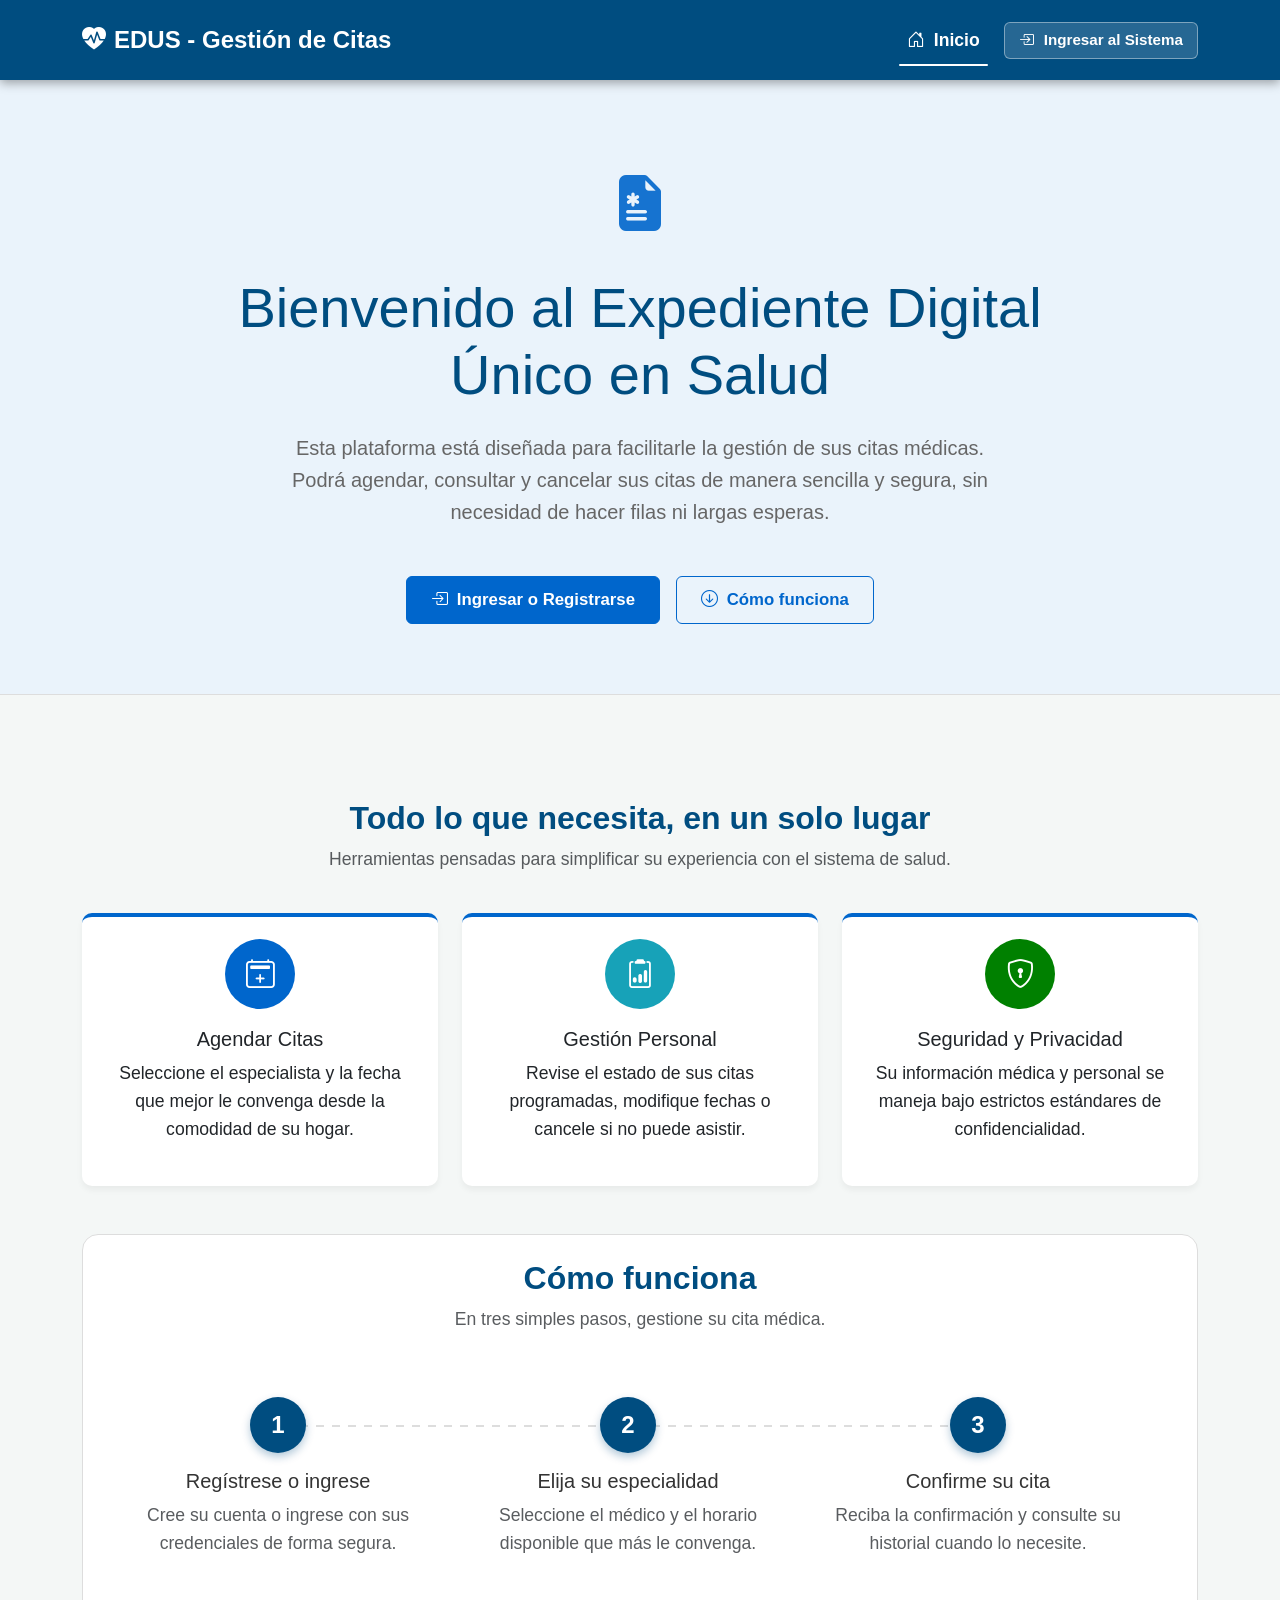
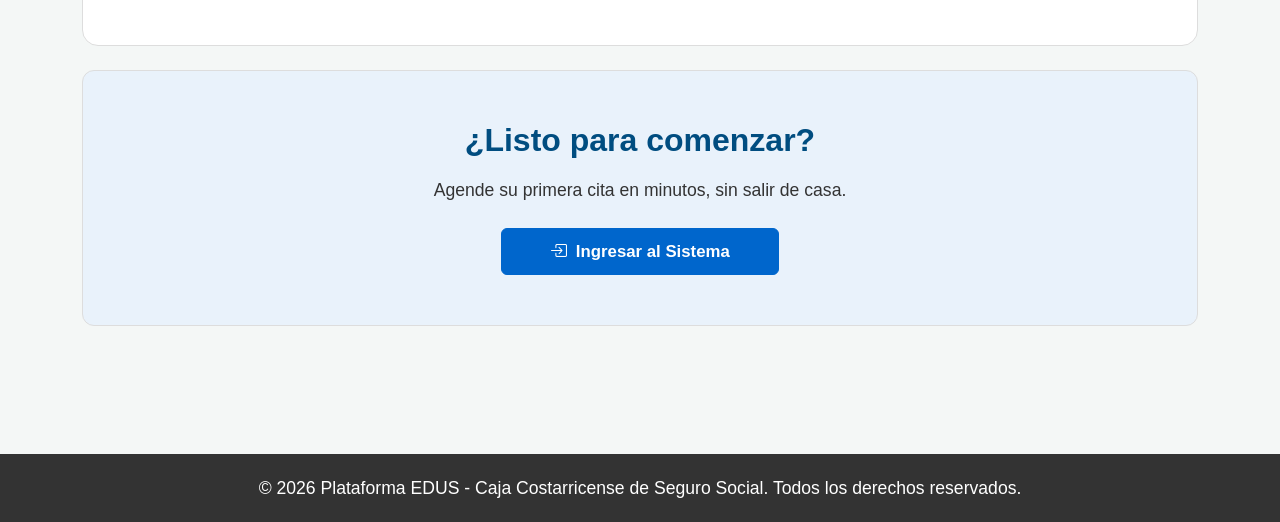
<file: index.html>
<!DOCTYPE html>
<html lang="es">
<head>
    <meta charset="UTF-8">
    <meta name="viewport" content="width=device-width, initial-scale=1.0">
    <title>Sistema EDUS - Inicio</title>
    <!-- Bootstrap CSS -->
    <link href="https://cdn.jsdelivr.net/npm/bootstrap@5.3.0/dist/css/bootstrap.min.css" rel="stylesheet">
    <!-- Bootstrap Icons -->
    <link rel="stylesheet" href="https://cdn.jsdelivr.net/npm/bootstrap-icons@1.11.3/font/bootstrap-icons.css">
    <!-- Custom CSS -->
    <link rel="stylesheet" href="assets/css/style.css">
</head>
<body>
<nav class="navbar navbar-expand-lg navbar-dark sticky-top">
    <div class="container">
        <a class="navbar-brand d-flex align-items-center gap-2" href="index.html">
            <i class="bi bi-heart-pulse-fill"></i> EDUS - Gestión de Citas
        </a>
        <button class="navbar-toggler" type="button" data-bs-toggle="collapse" data-bs-target="#navbarNav">
            <span class="navbar-toggler-icon"></span>
        </button>
        <div class="collapse navbar-collapse" id="navbarNav">
            <ul class="navbar-nav ms-auto align-items-lg-center">
                <li class="nav-item">
                    <a class="nav-link active" href="index.html">
                        <i class="bi bi-house-door me-1"></i> Inicio
                    </a>
                </li>
                <li class="nav-item ms-lg-3">
                    <a class="btn btn-sm btn-nav-cta" href="login.html">
                        <i class="bi bi-box-arrow-in-right me-1"></i> Ingresar al Sistema
                    </a>
                </li>
            </ul>
        </div>
    </div>
</nav>

    <!-- Hero Section -->
    <header class="hero-section">
        <div class="container">
            <div class="row align-items-center">
                <div class="col-md-9 mx-auto text-center">
                    <div class="hero-icon mb-4">
                        <i class="bi bi-file-earmark-medical-fill"></i>
                    </div>
                    <h1 class="display-4 mb-4">Bienvenido al Expediente Digital Único en Salud</h1>
                    <p class="lead mb-5">
                        Esta plataforma está diseñada para facilitarle la gestión de sus citas médicas.
                        Podrá agendar, consultar y cancelar sus citas de manera sencilla y segura,
                        sin necesidad de hacer filas ni largas esperas.
                    </p>
                    <div class="d-grid gap-3 d-md-flex justify-content-md-center">
                        <a href="login.html" class="btn btn-primary btn-lg px-4">
                            <i class="bi bi-box-arrow-in-right me-1"></i> Ingresar o Registrarse
                        </a>
                        <a href="#como-funciona" class="btn btn-outline-primary btn-lg px-4">
                            <i class="bi bi-arrow-down-circle me-1"></i> Cómo funciona
                        </a>
                    </div>
                </div>
            </div>
        </div>
    </header>

    <main class="container">
        <!-- Features -->
        <div class="row mt-5 pt-3">
            <div class="col-12 text-center mb-4">
                <h2>Todo lo que necesita, en un solo lugar</h2>
                <p class="text-muted">Herramientas pensadas para simplificar su experiencia con el sistema de salud.</p>
            </div>
            <div class="col-md-4 mb-4">
                <div class="card feature-card h-100">
                    <div class="card-body text-center">
                        <div class="feature-icon feature-icon-primary">
                            <i class="bi bi-calendar2-plus"></i>
                        </div>
                        <h3 class="card-title h5">Agendar Citas</h3>
                        <p class="card-text">Seleccione el especialista y la fecha que mejor le convenga desde la comodidad de su hogar.</p>
                    </div>
                </div>
            </div>
            <div class="col-md-4 mb-4">
                <div class="card feature-card h-100">
                    <div class="card-body text-center">
                        <div class="feature-icon feature-icon-info">
                            <i class="bi bi-clipboard2-data"></i>
                        </div>
                        <h3 class="card-title h5">Gestión Personal</h3>
                        <p class="card-text">Revise el estado de sus citas programadas, modifique fechas o cancele si no puede asistir.</p>
                    </div>
                </div>
            </div>
            <div class="col-md-4 mb-4">
                <div class="card feature-card h-100">
                    <div class="card-body text-center">
                        <div class="feature-icon feature-icon-success">
                            <i class="bi bi-shield-lock"></i>
                        </div>
                        <h3 class="card-title h5">Seguridad y Privacidad</h3>
                        <p class="card-text">Su información médica y personal se maneja bajo estrictos estándares de confidencialidad.</p>
                    </div>
                </div>
            </div>
        </div>

        <!-- Cómo funciona -->
        <div id="como-funciona" class="row mt-4 pt-4 pb-5 how-it-works-section">
            <div class="col-12 text-center mb-5">
                <h2>Cómo funciona</h2>
                <p class="text-muted">En tres simples pasos, gestione su cita médica.</p>
            </div>
            <div class="row steps-wrapper">
                <div class="col-md-4 mb-4 text-center">
                    <div class="step-circle mx-auto mb-3">1</div>
                    <h3 class="h5">Regístrese o ingrese</h3>
                    <p class="text-muted">Cree su cuenta o ingrese con sus credenciales de forma segura.</p>
                </div>
                <div class="col-md-4 mb-4 text-center">
                    <div class="step-circle mx-auto mb-3">2</div>
                    <h3 class="h5">Elija su especialidad</h3>
                    <p class="text-muted">Seleccione el médico y el horario disponible que más le convenga.</p>
                </div>
                <div class="col-md-4 mb-4 text-center">
                    <div class="step-circle mx-auto mb-3">3</div>
                    <h3 class="h5">Confirme su cita</h3>
                    <p class="text-muted">Reciba la confirmación y consulte su historial cuando lo necesite.</p>
                </div>
            </div>
        </div>

        <!-- CTA final -->
        <div class="row mt-4 mb-5">
            <div class="col-12">
                <div class="cta-box text-center">
                    <h2 class="mb-3">¿Listo para comenzar?</h2>
                    <p class="mb-4">Agende su primera cita en minutos, sin salir de casa.</p>
                    <a href="login.html" class="btn btn-primary btn-lg px-5">
                        <i class="bi bi-box-arrow-in-right me-1"></i> Ingresar al Sistema
                    </a>
                </div>
            </div>
        </div>
    </main>

    <footer>
        <div class="container">
            <p class="mb-0">&copy; 2026 Plataforma EDUS - Caja Costarricense de Seguro Social. Todos los derechos reservados.</p>
        </div>
    </footer>

    <!-- jQuery and Bootstrap JS -->
    <script src="https://code.jquery.com/jquery-3.6.0.min.js"></script>
    <script src="https://cdn.jsdelivr.net/npm/bootstrap@5.3.0/dist/js/bootstrap.bundle.min.js"></script>
</body>
</html>
</file>
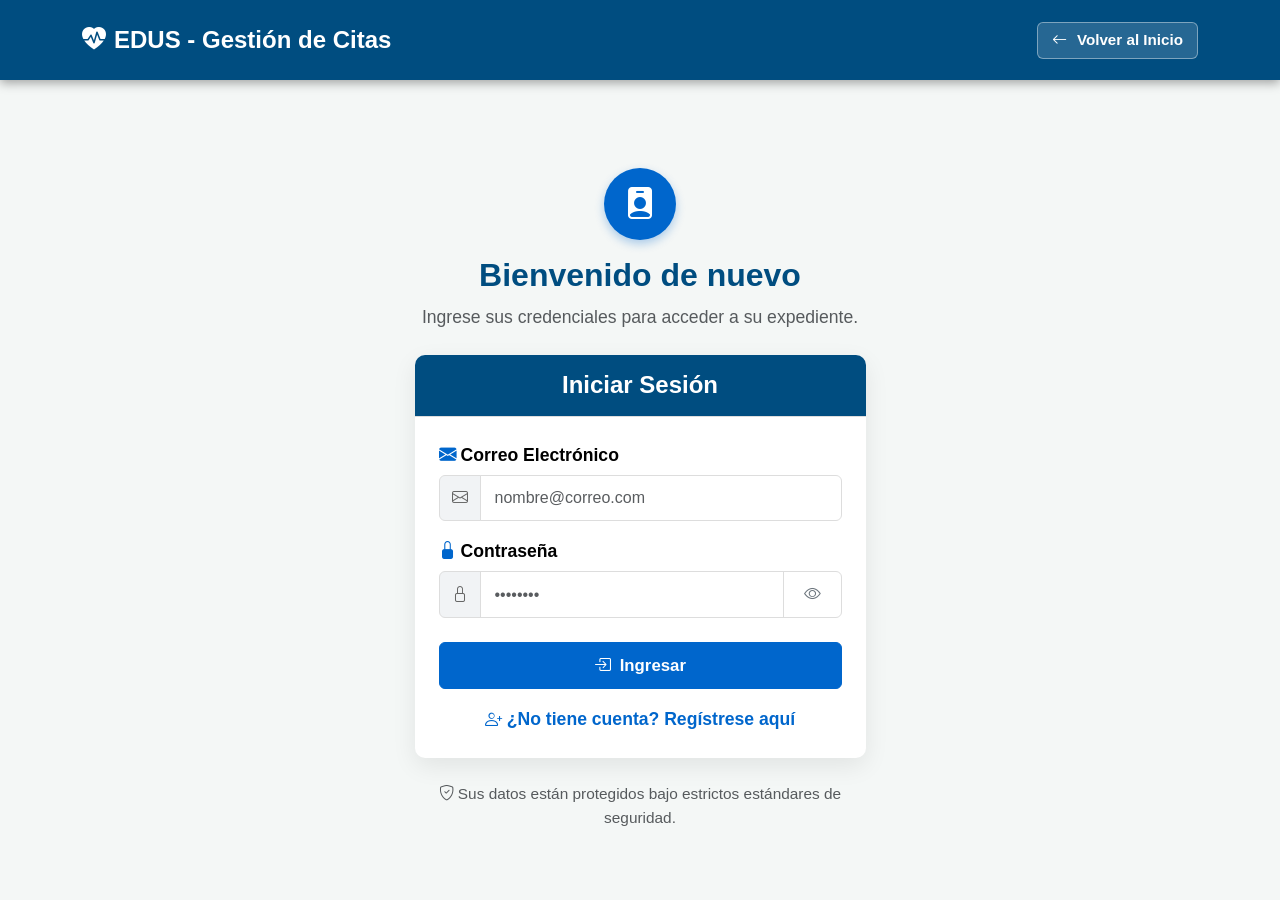
<file: admin_panel.html>
<!DOCTYPE html>
<html lang="es">
<head>
    <meta charset="UTF-8">
    <meta name="viewport" content="width=device-width, initial-scale=1.0">
    <title>Panel Administrativo - EDUS</title>
    <link href="https://cdn.jsdelivr.net/npm/bootstrap@5.3.0/dist/css/bootstrap.min.css" rel="stylesheet">
    <link rel="stylesheet" href="https://cdn.jsdelivr.net/npm/bootstrap-icons@1.11.3/font/bootstrap-icons.css">
    <link rel="stylesheet" href="assets/css/style.css">
</head>
<body>
    <nav class="navbar navbar-expand-lg navbar-dark sticky-top">
        <div class="container">
            <a class="navbar-brand d-flex align-items-center gap-2" href="#">
                <i class="bi bi-shield-lock-fill"></i> EDUS - Administración
            </a>
            <button class="navbar-toggler" type="button" data-bs-toggle="collapse" data-bs-target="#navbarNav">
                <span class="navbar-toggler-icon"></span>
            </button>
            <div class="collapse navbar-collapse" id="navbarNav">
                <ul class="navbar-nav ms-auto align-items-lg-center">
                    <li class="nav-item">
                        <span class="nav-link d-flex align-items-center gap-2" id="admin-name-display">
                            <i class="bi bi-person-gear"></i> Administrador
                        </span>
                    </li>
                    <li class="nav-item ms-lg-3">
                        <a class="btn btn-sm btn-logout" href="#" id="btn-logout">
                            <i class="bi bi-box-arrow-right"></i> Cerrar Sesión
                        </a>
                    </li>
                </ul>
            </div>
        </div>
    </nav>

    <main class="container mt-4">
        <div class="page-header mb-4">
            <h2 class="mb-1"><i class="bi bi-speedometer2 me-2"></i>Panel de Administración</h2>
            <p class="text-muted mb-0">Gestione pacientes, médicos, horarios y reportes del sistema EDUS.</p>
        </div>

        <div id="alert-container"></div>

        <div class="row">
            <div class="col-md-4 col-lg-3 mb-4">
                <div class="list-group admin-menu" id="admin-menu" role="tablist">
                    <a class="list-group-item list-group-item-action active" id="menu-patients" data-bs-toggle="list" href="#panel-patients" role="tab">
                        <i class="bi bi-people-fill me-2"></i>Gestión de Pacientes
                    </a>
                    <a class="list-group-item list-group-item-action" id="menu-doctors" data-bs-toggle="list" href="#panel-doctors" role="tab">
                        <i class="bi bi-heart-pulse-fill me-2"></i>Gestión de Médicos
                    </a>
                    <a class="list-group-item list-group-item-action" id="menu-schedules" data-bs-toggle="list" href="#panel-schedules" role="tab">
                        <i class="bi bi-calendar3 me-2"></i>Gestión de Horarios
                    </a>
                    <a class="list-group-item list-group-item-action" id="menu-reports" data-bs-toggle="list" href="#panel-reports" role="tab">
                        <i class="bi bi-bar-chart-fill me-2"></i>Reportes (Citas)
                    </a>
                </div>
            </div>

            <div class="col-md-8 col-lg-9">
                <div class="tab-content" id="nav-tabContent">
                    <!-- Panel Pacientes -->
                    <div class="tab-pane fade show active" id="panel-patients" role="tabpanel">
                        <div class="card">
                            <div class="card-header d-flex justify-content-between align-items-center flex-wrap gap-2">
                                <h5 class="mb-0"><i class="bi bi-people-fill me-1"></i>Pacientes Registrados</h5>
                                <button class="btn btn-sm btn-primary" data-bs-toggle="modal" data-bs-target="#patientModal" id="btn-new-patient">
                                    <i class="bi bi-person-plus-fill me-1"></i>Registrar Paciente
                                </button>
                            </div>
                            <div class="card-body">
                                <div class="table-responsive">
                                    <table class="table table-striped table-hover align-middle mb-0">
                                        <thead>
                                            <tr>
                                                <th>Cédula</th>
                                                <th>Nombre</th>
                                                <th>Apellidos</th>
                                                <th>Email</th>
                                                <th class="text-end">Acciones</th>
                                            </tr>
                                        </thead>
                                        <tbody id="admin-patients-table">
                                            <tr>
                                                <td colspan="5" class="text-center py-4">
                                                    <div class="loader mb-2" style="display:inline-block;"></div>
                                                    <p class="text-muted mb-0">Cargando...</p>
                                                </td>
                                            </tr>
                                        </tbody>
                                    </table>
                                </div>
                            </div>
                        </div>
                    </div>

                    <!-- Panel Médicos -->
                    <div class="tab-pane fade" id="panel-doctors" role="tabpanel">
                        <div class="card">
                            <div class="card-header d-flex justify-content-between align-items-center flex-wrap gap-2">
                                <h5 class="mb-0"><i class="bi bi-heart-pulse-fill me-1"></i>Cuerpo Médico</h5>
                                <button class="btn btn-sm btn-primary" data-bs-toggle="modal" data-bs-target="#doctorModal" id="btn-new-doctor">
                                    <i class="bi bi-plus-circle-fill me-1"></i>Agregar Médico
                                </button>
                            </div>
                            <div class="card-body">
                                <div class="table-responsive">
                                    <table class="table table-striped table-hover align-middle mb-0">
                                        <thead>
                                            <tr>
                                                <th>Identificación</th>
                                                <th>Nombre</th>
                                                <th>Apellidos</th>
                                                <th>Especialidad</th>
                                                <th>Estado</th>
                                                <th class="text-end">Acciones</th>
                                            </tr>
                                        </thead>
                                        <tbody id="admin-doctors-table">
                                            <tr>
                                                <td colspan="6" class="text-center py-4">
                                                    <div class="loader mb-2" style="display:inline-block;"></div>
                                                    <p class="text-muted mb-0">Cargando...</p>
                                                </td>
                                            </tr>
                                        </tbody>
                                    </table>
                                </div>
                            </div>
                        </div>
                    </div>

                    <!-- Panel Horarios -->
                    <div class="tab-pane fade" id="panel-schedules" role="tabpanel">
                        <div class="card">
                            <div class="card-header d-flex justify-content-between align-items-center flex-wrap gap-2">
                                <h5 class="mb-0"><i class="bi bi-calendar3 me-1"></i>Control de Disponibilidad y Horarios</h5>
                                <button class="btn btn-sm btn-primary" data-bs-toggle="modal" data-bs-target="#scheduleModal" id="btn-new-schedule">
                                    <i class="bi bi-calendar-plus-fill me-1"></i>Asignar Horario
                                </button>
                            </div>
                            <div class="card-body">
                                <div class="row mb-3">
                                    <div class="col-md-5">
                                        <label for="filter-doc-schedule" class="form-label high-contrast-text">
                                            <i class="bi bi-funnel-fill step-icon"></i>Filtrar por Médico:
                                        </label>
                                        <select class="form-select" id="filter-doc-schedule">
                                            <option value="">Todos</option>
                                        </select>
                                    </div>
                                </div>
                                <div class="table-responsive">
                                    <table class="table table-striped table-hover align-middle mb-0">
                                        <thead>
                                            <tr>
                                                <th>Médico</th>
                                                <th>Fecha</th>
                                                <th>Inicio</th>
                                                <th>Fin</th>
                                                <th>Disponible</th>
                                                <th class="text-end">Acciones</th>
                                            </tr>
                                        </thead>
                                        <tbody id="admin-schedules-table">
                                            <tr>
                                                <td colspan="6" class="text-center py-4">
                                                    <div class="loader mb-2" style="display:inline-block;"></div>
                                                    <p class="text-muted mb-0">Cargando...</p>
                                                </td>
                                            </tr>
                                        </tbody>
                                    </table>
                                </div>
                            </div>
                        </div>
                    </div>

                    <!-- Panel Reportes -->
                    <div class="tab-pane fade" id="panel-reports" role="tabpanel">
                        <div class="card">
                            <div class="card-header d-flex justify-content-between align-items-center flex-wrap gap-2">
                                <h5 class="mb-0"><i class="bi bi-bar-chart-fill me-1"></i>Reporte General de Citas</h5>
                                <button class="btn btn-sm btn-outline-primary" id="btn-refresh-reports">
                                    <i class="bi bi-arrow-clockwise me-1"></i>Actualizar
                                </button>
                            </div>
                            <div class="card-body">
                                <div class="table-responsive">
                                    <table class="table table-hover align-middle mb-0">
                                        <thead>
                                            <tr>
                                                <th>ID Cita</th>
                                                <th>Paciente</th>
                                                <th>Médico</th>
                                                <th>Fecha</th>
                                                <th>Estado</th>
                                            </tr>
                                        </thead>
                                        <tbody id="admin-reports-table">
                                            <tr>
                                                <td colspan="5" class="text-center py-4">
                                                    <div class="loader mb-2" style="display:inline-block;"></div>
                                                    <p class="text-muted mb-0">Cargando...</p>
                                                </td>
                                            </tr>
                                        </tbody>
                                    </table>
                                </div>
                            </div>
                        </div>
                    </div>
                </div>
            </div>
        </div>
    </main>

    <footer>
        <div class="container">
            <p class="mb-0">&copy; 2026 EDUS - Expediente Digital Único en Salud. Todos los derechos reservados.</p>
        </div>
    </footer>

    <!-- Modals -->
    <!-- Modal Paciente -->
    <div class="modal fade" id="patientModal" tabindex="-1">
        <div class="modal-dialog">
            <div class="modal-content">
                <div class="modal-header">
                    <h5 class="modal-title" id="patientModalLabel"><i class="bi bi-person-plus-fill me-1"></i>Registrar Paciente</h5>
                    <button type="button" class="btn-close" data-bs-dismiss="modal" aria-label="Close"></button>
                </div>
                <div class="modal-body">
                    <form id="form-patient">
                        <input type="hidden" id="patient-id">
                        <div class="mb-2">
                            <label class="form-label high-contrast-text">Cédula</label>
                            <input type="text" class="form-control" id="patient-ident" required>
                        </div>
                        <div class="mb-2">
                            <label class="form-label high-contrast-text">Nombre</label>
                            <input type="text" class="form-control" id="patient-name" required>
                        </div>
                        <div class="mb-2">
                            <label class="form-label high-contrast-text">Apellidos</label>
                            <input type="text" class="form-control" id="patient-lastname" required>
                        </div>
                        <div class="mb-2">
                            <label class="form-label high-contrast-text">Correo electrónico</label>
                            <input type="email" class="form-control" id="patient-email" required>
                        </div>
                        <div class="mb-2">
                            <label class="form-label high-contrast-text">Contraseña</label>
                            <input type="password" class="form-control" id="patient-password">
                            <small class="text-muted">Requerida solo para pacientes nuevos.</small>
                        </div>
                    </form>
                </div>
                <div class="modal-footer">
                    <button type="button" class="btn btn-secondary" data-bs-dismiss="modal">
                        <i class="bi bi-x-circle me-1"></i>Cancelar
                    </button>
                    <button type="button" class="btn btn-primary" id="btn-save-patient">
                        <i class="bi bi-save me-1"></i>Guardar
                    </button>
                </div>
            </div>
        </div>
    </div>

    <!-- Modal Doctor -->
    <div class="modal fade" id="doctorModal" tabindex="-1">
        <div class="modal-dialog">
            <div class="modal-content">
                <div class="modal-header">
                    <h5 class="modal-title" id="doctorModalLabel"><i class="bi bi-heart-pulse-fill me-1"></i>Registrar Médico</h5>
                    <button type="button" class="btn-close" data-bs-dismiss="modal" aria-label="Close"></button>
                </div>
                <div class="modal-body">
                    <form id="form-doctor">
                        <input type="hidden" id="doc-id">
                        <div class="mb-2">
                            <label class="form-label high-contrast-text">Identificación</label>
                            <input type="text" class="form-control" id="doc-ident" required>
                        </div>
                        <div class="mb-2">
                            <label class="form-label high-contrast-text">Nombre</label>
                            <input type="text" class="form-control" id="doc-name" required>
                        </div>
                        <div class="mb-2">
                            <label class="form-label high-contrast-text">Apellidos</label>
                            <input type="text" class="form-control" id="doc-lastname" required>
                        </div>
                        <div class="mb-2">
                            <label class="form-label high-contrast-text">Especialidad</label>
                            <input type="text" class="form-control" id="doc-specialty" required>
                        </div>
                        <div class="mb-2">
                            <label class="form-label high-contrast-text">Estado</label>
                            <select class="form-select" id="doc-status" required>
                                <option value="active">Activo</option>
                                <option value="inactive">Inactivo</option>
                            </select>
                        </div>
                    </form>
                </div>
                <div class="modal-footer">
                    <button type="button" class="btn btn-secondary" data-bs-dismiss="modal">
                        <i class="bi bi-x-circle me-1"></i>Cancelar
                    </button>
                    <button type="button" class="btn btn-primary" id="btn-save-doctor">
                        <i class="bi bi-save me-1"></i>Guardar
                    </button>
                </div>
            </div>
        </div>
    </div>

    <!-- Modal Horario -->
    <div class="modal fade" id="scheduleModal" tabindex="-1">
        <div class="modal-dialog">
            <div class="modal-content">
                <div class="modal-header">
                    <h5 class="modal-title" id="scheduleModalLabel"><i class="bi bi-calendar-plus-fill me-1"></i>Asignar Horario</h5>
                    <button type="button" class="btn-close" data-bs-dismiss="modal" aria-label="Close"></button>
                </div>
                <div class="modal-body">
                    <form id="form-schedule">
                        <input type="hidden" id="sched-id">
                        <div class="mb-2">
                            <label class="form-label high-contrast-text">Médico</label>
                            <select class="form-select" id="sched-doctor" required></select>
                        </div>
                        <div class="mb-2">
                            <label class="form-label high-contrast-text">Fecha</label>
                            <input type="date" class="form-control" id="sched-date" required>
                        </div>
                        <div class="mb-2 row">
                            <div class="col">
                                <label class="form-label high-contrast-text">Hora Inicio</label>
                                <input type="time" class="form-control" id="sched-start" required>
                            </div>
                            <div class="col">
                                <label class="form-label high-contrast-text">Hora Fin</label>
                                <input type="time" class="form-control" id="sched-end" required>
                            </div>
                        </div>
                        <div class="mb-2 form-check">
                            <input type="checkbox" class="form-check-input" id="sched-available" checked>
                            <label class="form-check-label">Disponible</label>
                        </div>
                    </form>
                </div>
                <div class="modal-footer">
                    <button type="button" class="btn btn-secondary" data-bs-dismiss="modal">
                        <i class="bi bi-x-circle me-1"></i>Cancelar
                    </button>
                    <button type="button" class="btn btn-primary" id="btn-save-schedule">
                        <i class="bi bi-save me-1"></i>Guardar
                    </button>
                </div>
            </div>
        </div>
    </div>

    <script src="https://code.jquery.com/jquery-3.6.0.min.js"></script>
    <script src="https://cdn.jsdelivr.net/npm/bootstrap@5.3.0/dist/js/bootstrap.bundle.min.js"></script>
    <script src="assets/js/utils.js"></script>
    <script src="assets/js/admin.js"></script>
</body>
</html>
</file>
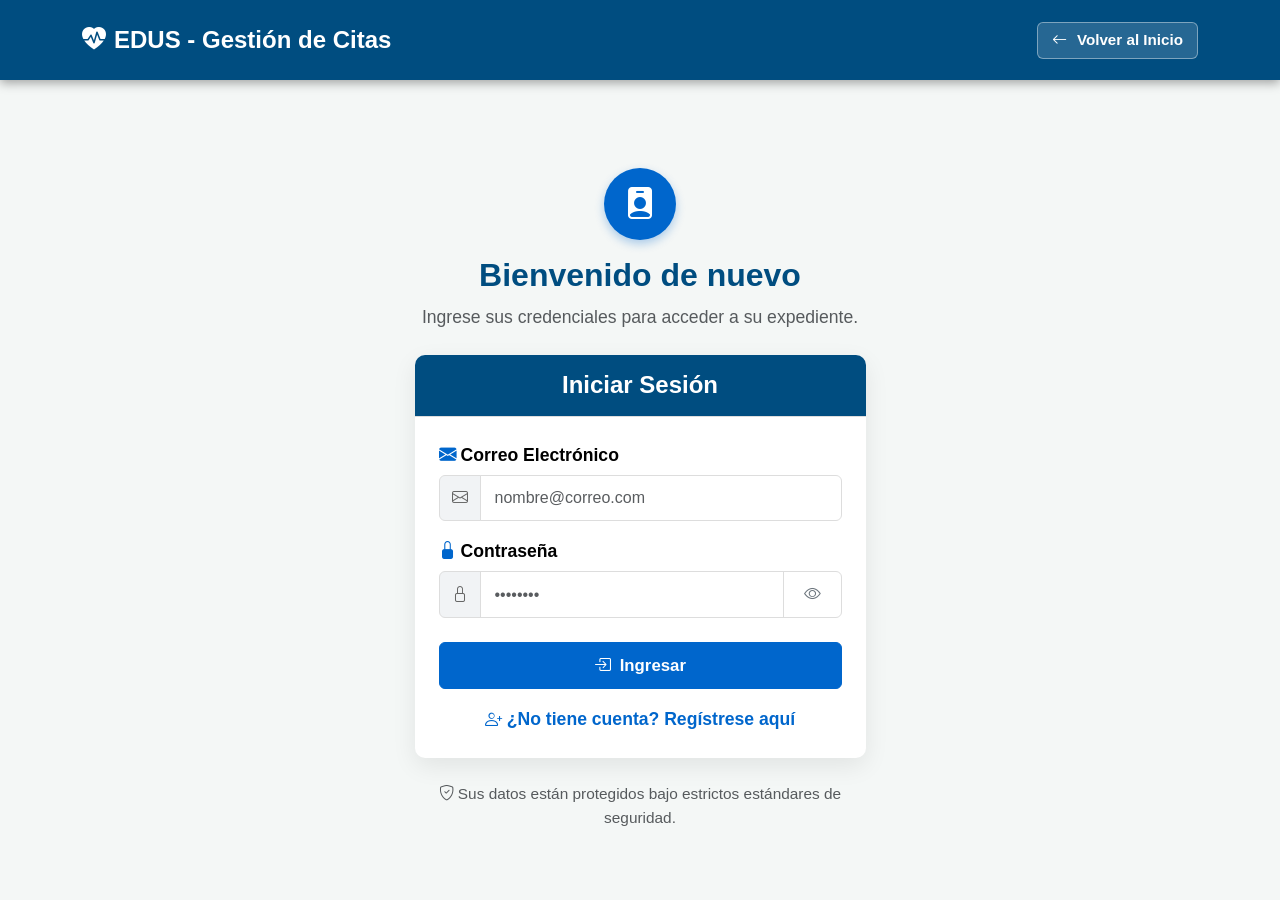
<file: login.html>
<!DOCTYPE html>
<html lang="es">
<head>
    <meta charset="UTF-8">
    <meta name="viewport" content="width=device-width, initial-scale=1.0">
    <title>Sistema EDUS - Acceso</title>
    <link href="https://cdn.jsdelivr.net/npm/bootstrap@5.3.0/dist/css/bootstrap.min.css" rel="stylesheet">
    <link rel="stylesheet" href="https://cdn.jsdelivr.net/npm/bootstrap-icons@1.11.3/font/bootstrap-icons.css">
    <link rel="stylesheet" href="assets/css/style.css">
</head>
<body>
    <nav class="navbar navbar-expand-lg navbar-dark sticky-top">
        <div class="container">
            <a class="navbar-brand d-flex align-items-center gap-2" href="index.html">
                <i class="bi bi-heart-pulse-fill"></i> EDUS - Gestión de Citas
            </a>
            <a href="index.html" class="btn btn-sm btn-nav-cta ms-auto">
                <i class="bi bi-arrow-left me-1"></i> Volver al Inicio
            </a>
        </div>
    </nav>

    <main class="container">
        <div class="row justify-content-center mt-5">
            <div class="col-md-6 col-lg-5">
                <div class="text-center mb-4">
                    <div class="auth-icon mb-3">
                        <i class="bi bi-person-badge-fill"></i>
                    </div>
                    <h2 id="form-title-heading">Bienvenido de nuevo</h2>
                    <p class="text-muted">Ingrese sus credenciales para acceder a su expediente.</p>
                </div>

                <div class="card auth-card">
                    <div class="card-header text-center py-3">
                        <h4 class="mb-0" id="form-title">Iniciar Sesión</h4>
                    </div>
                    <div class="card-body p-4">
                        <div id="alert-container"></div>

                        <!-- Login Form -->
                        <form id="login-form">
                            <div class="mb-3">
                                <label for="login-email" class="form-label high-contrast-text">
                                    <i class="bi bi-envelope-fill step-icon"></i> Correo Electrónico
                                </label>
                                <div class="input-group">
                                    <span class="input-group-text"><i class="bi bi-envelope"></i></span>
                                    <input type="email" class="form-control" id="login-email" placeholder="nombre@correo.com" required>
                                </div>
                            </div>
                            <div class="mb-2">
                                <label for="login-password" class="form-label high-contrast-text">
                                    <i class="bi bi-lock-fill step-icon"></i> Contraseña
                                </label>
                                <div class="input-group">
                                    <span class="input-group-text"><i class="bi bi-lock"></i></span>
                                    <input type="password" class="form-control" id="login-password" placeholder="••••••••" required>
                                    <button class="btn btn-outline-secondary toggle-password" type="button" data-target="login-password">
                                        <i class="bi bi-eye"></i>
                                    </button>
                                </div>
                            </div>
                            <div class="d-grid mt-4">
                                <button type="submit" class="btn btn-primary" id="btn-login">
                                    <i class="bi bi-box-arrow-in-right me-1"></i> Ingresar
                                </button>
                            </div>
                            <div class="text-center mt-3">
                                <a href="#" id="toggle-register" class="text-decoration-none">
                                    <i class="bi bi-person-plus me-1"></i>¿No tiene cuenta? Regístrese aquí
                                </a>
                            </div>
                        </form>

                        <!-- Register Form (Hidden by default) -->
                        <form id="register-form" style="display: none;">
                            <div class="mb-3">
                                <label for="reg-identification" class="form-label high-contrast-text">
                                    <i class="bi bi-card-text step-icon"></i> Cédula
                                </label>
                                <input type="text" class="form-control" id="reg-identification" placeholder="0-0000-0000" required>
                            </div>
                            <div class="row mb-3">
                                <div class="col">
                                    <label for="reg-firstname" class="form-label high-contrast-text">Nombre</label>
                                    <input type="text" class="form-control" id="reg-firstname" required>
                                </div>
                                <div class="col">
                                    <label for="reg-lastname" class="form-label high-contrast-text">Apellidos</label>
                                    <input type="text" class="form-control" id="reg-lastname" required>
                                </div>
                            </div>
                            <div class="mb-3">
                                <label for="reg-email" class="form-label high-contrast-text">
                                    <i class="bi bi-envelope-fill step-icon"></i> Correo Electrónico
                                </label>
                                <input type="email" class="form-control" id="reg-email" placeholder="nombre@correo.com" required>
                            </div>
                            <div class="mb-2">
                                <label for="reg-password" class="form-label high-contrast-text">
                                    <i class="bi bi-lock-fill step-icon"></i> Contraseña
                                </label>
                                <div class="input-group">
                                    <input type="password" class="form-control" id="reg-password" placeholder="••••••••" required>
                                    <button class="btn btn-outline-secondary toggle-password" type="button" data-target="reg-password">
                                        <i class="bi bi-eye"></i>
                                    </button>
                                </div>
                            </div>
                            <div class="d-grid mt-4">
                                <button type="submit" class="btn btn-success" id="btn-register">
                                    <i class="bi bi-check-circle me-1"></i> Completar Registro
                                </button>
                            </div>
                            <div class="text-center mt-3">
                                <a href="#" id="toggle-login" class="text-decoration-none">
                                    <i class="bi bi-box-arrow-in-right me-1"></i>¿Ya tiene cuenta? Inicie sesión
                                </a>
                            </div>
                        </form>
                    </div>
                </div>

                <p class="text-center text-muted mt-4 small">
                    <i class="bi bi-shield-check me-1"></i>Sus datos están protegidos bajo estrictos estándares de seguridad.
                </p>
            </div>
        </div>
    </main>

    <!-- jQuery and Bootstrap JS -->
    <script src="https://code.jquery.com/jquery-3.6.0.min.js"></script>
    <script src="https://cdn.jsdelivr.net/npm/bootstrap@5.3.0/dist/js/bootstrap.bundle.min.js"></script>
    <script src="assets/js/utils.js"></script>
    <script src="assets/js/auth.js"></script>

    <!-- Toggle mostrar/ocultar contraseña -->
    <script>
        document.querySelectorAll('.toggle-password').forEach(function (btn) {
            btn.addEventListener('click', function () {
                const targetId = btn.getAttribute('data-target');
                const input = document.getElementById(targetId);
                const icon = btn.querySelector('i');
                if (input.type === 'password') {
                    input.type = 'text';
                    icon.classList.remove('bi-eye');
                    icon.classList.add('bi-eye-slash');
                } else {
                    input.type = 'password';
                    icon.classList.remove('bi-eye-slash');
                    icon.classList.add('bi-eye');
                }
            });
        });
    </script>
</body>
</html>
</file>
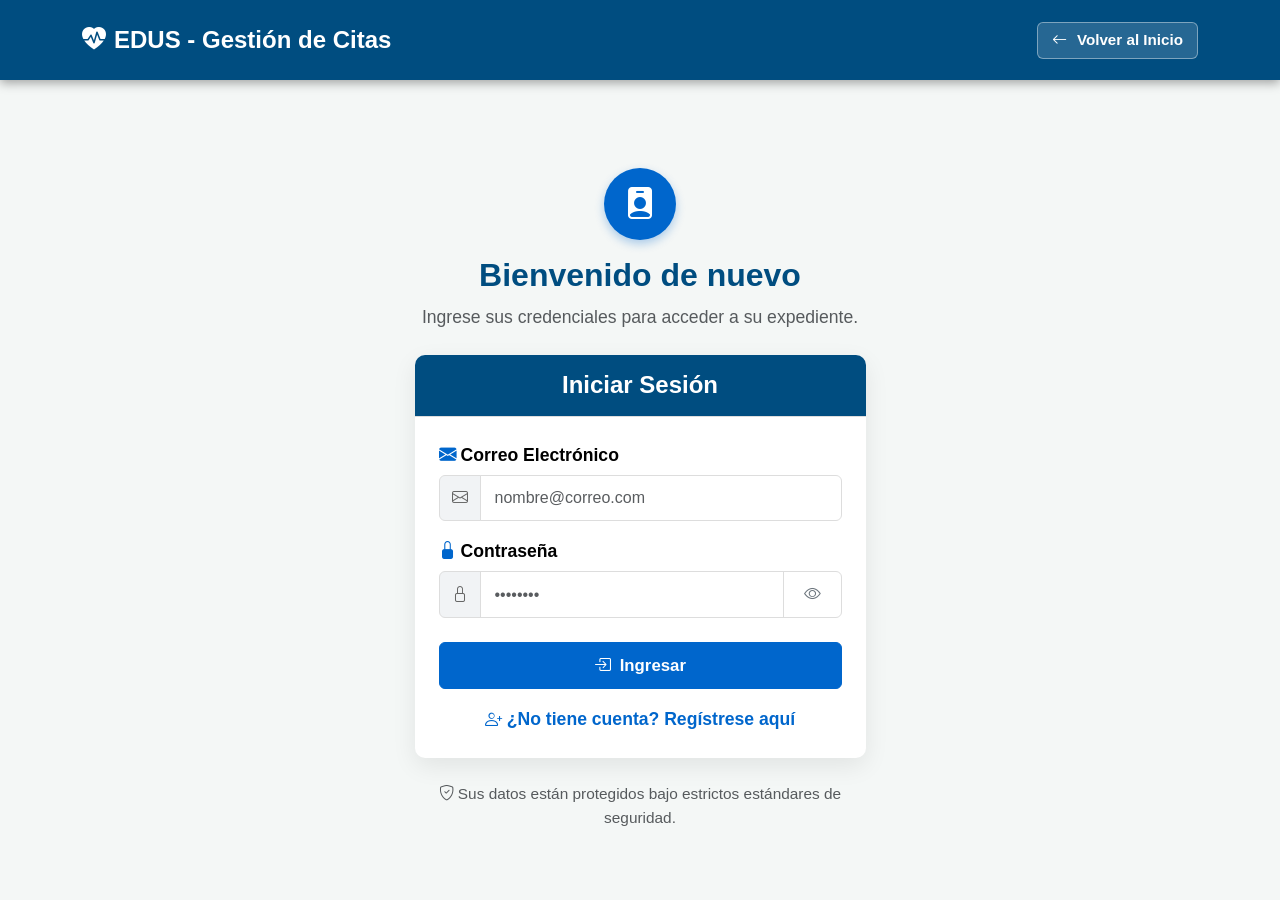
<file: patient_panel.html>
<!DOCTYPE html>
<html lang="es">
<head>
    <meta charset="UTF-8">
    <meta name="viewport" content="width=device-width, initial-scale=1.0">
    <title>Panel de Paciente - EDUS</title>
    <link href="https://cdn.jsdelivr.net/npm/bootstrap@5.3.0/dist/css/bootstrap.min.css" rel="stylesheet">
    <link rel="stylesheet" href="https://cdn.jsdelivr.net/npm/bootstrap-icons@1.11.3/font/bootstrap-icons.css">
    <link rel="stylesheet" href="assets/css/style.css">
</head>
<body>
    <nav class="navbar navbar-expand-lg navbar-dark sticky-top">
        <div class="container">
            <a class="navbar-brand d-flex align-items-center gap-2" href="#">
                <i class="bi bi-heart-pulse-fill"></i> EDUS - Portal Paciente
            </a>
            <button class="navbar-toggler" type="button" data-bs-toggle="collapse" data-bs-target="#navbarNav">
                <span class="navbar-toggler-icon"></span>
            </button>
            <div class="collapse navbar-collapse" id="navbarNav">
                <ul class="navbar-nav ms-auto align-items-lg-center">
                    <li class="nav-item">
                        <span class="nav-link d-flex align-items-center gap-2" id="user-name-display">
                            <i class="bi bi-person-circle"></i> Bienvenido(a)
                        </span>
                    </li>
                    <li class="nav-item ms-lg-3">
                        <a class="btn btn-sm btn-logout" href="#" id="btn-logout">
                            <i class="bi bi-box-arrow-right"></i> Cerrar Sesión
                        </a>
                    </li>
                </ul>
            </div>
        </div>
    </nav>

    <main class="container mt-4">
        <div class="page-header mb-4">
            <h2 class="mb-1"><i class="bi bi-clipboard2-pulse me-2"></i>Mi Panel de Citas</h2>
            <p class="text-muted mb-0">Gestioná tus citas médicas de forma rápida y sencilla.</p>
        </div>

        <div id="alert-container"></div>

        <ul class="nav nav-tabs mb-4" id="patientTabs" role="tablist">
            <li class="nav-item" role="presentation">
                <button class="nav-link active" id="appointments-tab" data-bs-toggle="tab" data-bs-target="#appointments" type="button" role="tab">
                    <i class="bi bi-calendar-check me-1"></i> <span class="tab-label">Mis Citas</span>
                </button>
            </li>
            <li class="nav-item" role="presentation">
                <button class="nav-link" id="book-tab" data-bs-toggle="tab" data-bs-target="#book" type="button" role="tab">
                    <i class="bi bi-calendar-plus me-1"></i> <span class="tab-label">Agendar Cita</span>
                </button>
            </li>
        </ul>

        <div class="tab-content" id="patientTabsContent">
            <!-- Mis Citas Tab -->
            <div class="tab-pane fade show active" id="appointments" role="tabpanel">
                <div class="card">
                    <div class="card-header d-flex justify-content-between align-items-center flex-wrap gap-2">
                        <h5 class="mb-0"><i class="bi bi-list-check me-1"></i> Historial y Próximas Citas</h5>
                        <button class="btn btn-sm btn-outline-primary" id="btn-refresh-appointments">
                            <i class="bi bi-arrow-clockwise"></i> Actualizar
                        </button>
                    </div>
                    <div class="card-body">
                        <div class="table-responsive">
                            <table class="table table-hover align-middle mb-0">
                                <thead>
                                    <tr>
                                        <th><i class="bi bi-calendar3 me-1"></i>Fecha</th>
                                        <th><i class="bi bi-clock me-1"></i>Hora</th>
                                        <th><i class="bi bi-person-badge me-1"></i>Médico</th>
                                        <th>Especialidad</th>
                                        <th>Estado</th>
                                        <th class="text-end">Acciones</th>
                                    </tr>
                                </thead>
                                <tbody id="appointments-table-body">
                                    <tr>
                                        <td colspan="6" class="text-center py-4">
                                            <div class="loader mb-2" style="display:inline-block;"></div>
                                            <p class="text-muted mb-0">Cargando información...</p>
                                        </td>
                                    </tr>
                                </tbody>
                            </table>
                        </div>
                    </div>
                </div>

                <!-- Info Block -->
                <div class="card mt-4 info-card">
                    <div class="card-header bg-info text-white">
                        <h5 class="mb-0"><i class="bi bi-info-circle me-1"></i> Estado del Servicio y Tiempos Estimados</h5>
                    </div>
                    <div class="card-body bg-light">
                        <p class="mb-1"><i class="bi bi-hourglass-split me-1 text-muted"></i><strong>Tiempo promedio de espera en consulta:</strong> 15-20 minutos.</p>
                        <p class="mb-0 text-muted"><i class="bi bi-exclamation-circle me-1"></i>Por favor, preséntese 15 minutos antes de la hora programada de su cita.</p>
                    </div>
                </div>
            </div>

            <!-- Agendar Cita Tab -->
            <div class="tab-pane fade" id="book" role="tabpanel">
                <div class="card">
                    <div class="card-header">
                        <h5 class="mb-0"><i class="bi bi-calendar-plus me-1"></i> Solicitar Nueva Cita</h5>
                    </div>
                    <div class="card-body">
                        <form id="book-appointment-form">
                            <div class="mb-3">
                                <label for="specialty-select" class="form-label high-contrast-text">
                                    <i class="bi bi-1-circle-fill step-icon"></i> Especialidad Requerida
                                </label>
                                <select class="form-select" id="specialty-select" required>
                                    <option value="">Seleccione una especialidad...</option>
                                </select>
                            </div>
                            <div class="mb-3">
                                <label for="doctor-select" class="form-label high-contrast-text">
                                    <i class="bi bi-2-circle-fill step-icon"></i> Médico
                                </label>
                                <select class="form-select" id="doctor-select" required disabled>
                                    <option value="">Primero seleccione una especialidad</option>
                                </select>
                            </div>
                            <div class="mb-4">
                                <label for="schedule-select" class="form-label high-contrast-text">
                                    <i class="bi bi-3-circle-fill step-icon"></i> Horarios Disponibles
                                </label>
                                <select class="form-select" id="schedule-select" required disabled>
                                    <option value="">Primero seleccione un médico</option>
                                </select>
                            </div>
                            <button type="submit" class="btn btn-primary" id="btn-submit-booking" disabled>
                                <i class="bi bi-check-circle me-1"></i> Confirmar Cita
                            </button>
                        </form>
                    </div>
                </div>
            </div>
        </div>
    </main>

    <!-- Modal Modificar Cita -->
    <div class="modal fade" id="modifyAppointmentModal" tabindex="-1">
        <div class="modal-dialog">
            <div class="modal-content">
                <div class="modal-header">
                    <h5 class="modal-title"><i class="bi bi-pencil-square me-1"></i> Modificar Cita</h5>
                    <button type="button" class="btn-close" data-bs-dismiss="modal" aria-label="Close"></button>
                </div>
                <div class="modal-body">
                    <form id="modify-appointment-form">
                        <input type="hidden" id="mod-appointment-id">
                        <div class="current-appointment-box mb-3">
                            <strong><i class="bi bi-info-circle me-1"></i>Cita actual:</strong>
                            <span id="mod-current-details"></span>
                        </div>
                        <div class="mb-3">
                            <label for="mod-schedule-select" class="form-label high-contrast-text">Nuevo Horario Disponible (Mismo Médico)</label>
                            <select class="form-select" id="mod-schedule-select" required>
                                <option value="">Cargando horarios...</option>
                            </select>
                        </div>
                    </form>
                </div>
                <div class="modal-footer">
                    <button type="button" class="btn btn-secondary" data-bs-dismiss="modal">
                        <i class="bi bi-x-circle me-1"></i>Cerrar
                    </button>
                    <button type="button" class="btn btn-primary" id="btn-save-modification">
                        <i class="bi bi-save me-1"></i>Guardar Cambios
                    </button>
                </div>
            </div>
        </div>
    </div>

    <footer>
        <div class="container">
            <p class="mb-0">&copy; 2026 EDUS - Expediente Digital Único en Salud. Todos los derechos reservados.</p>
        </div>
    </footer>

    <script src="https://code.jquery.com/jquery-3.6.0.min.js"></script>
    <script src="https://cdn.jsdelivr.net/npm/bootstrap@5.3.0/dist/js/bootstrap.bundle.min.js"></script>
    <script src="assets/js/utils.js"></script>
    <script src="assets/js/patient.js"></script>
</body>
</html>
</file>
<file: assets/css/style.css>
:root {
    --primary-color: #004d80;
    --secondary-color: #0066cc;
    --background-color: #f4f7f6;
    --text-color: #333333;
    --text-muted: #666666;
    --card-bg: #ffffff;
    --border-color: #dddddd;
    --danger-color: #cc0000;
    --success-color: #008000;
}

* {
    scroll-behavior: smooth;
}

body {
    background-color: var(--background-color);
    color: var(--text-color);
    font-family: 'Segoe UI', Tahoma, Geneva, Verdana, sans-serif;
    font-size: 1.1rem;
    line-height: 1.6;
}

h1, h2, h3, h4, h5, h6 {
    color: var(--primary-color);
    font-weight: 600;
}

/* Encabezado de página */
.page-header {
    border-bottom: 1px solid var(--border-color);
    padding-bottom: 16px;
}

.page-header h2 {
    display: flex;
    align-items: center;
}

/* Barra de navegación */
.navbar {
    background-color: var(--primary-color) !important;
    padding: 1rem 0;
    box-shadow: 0 3px 10px rgba(0, 0, 0, 0.35);
    position: relative;
    z-index: 1030;
}

.navbar-brand {
    color: #ffffff !important;
    font-weight: bold;
    font-size: 1.5rem;
}

.nav-link {
    color: #e0e0e0 !important;
    font-size: 1.1rem;
}

.nav-link:hover {
    color: #ffffff !important;
}

.nav-link.active {
    color: #ffffff !important;
    font-weight: 700;
    position: relative;
}

.nav-link.active::after {
    content: "";
    position: absolute;
    bottom: -4px;
    left: 0;
    right: 0;
    height: 2px;
    background-color: #ffffff;
    border-radius: 2px;
}

/* Botón CTA dentro del navbar (Ingresar al Sistema) */
.btn-nav-cta {
    color: #ffffff !important;
    background-color: rgba(255, 255, 255, 0.15);
    border: 1px solid rgba(255, 255, 255, 0.4);
    font-weight: 600;
    display: flex;
    align-items: center;
    gap: 6px;
    padding: 8px 16px;
    border-radius: 5px;
    transition: all 0.2s ease-in-out;
}

.btn-nav-cta:hover {
    background-color: #ffffff;
    color: var(--primary-color) !important;
    border-color: #ffffff;
    transform: translateY(-1px);
}

/* Botón de cerrar sesión en navbar */
.btn-logout {
    color: #ffffff !important;
    background-color: #a30000;
    border: 1px solid #a30000;
    font-weight: 600;
    display: flex;
    align-items: center;
    gap: 6px;
    padding: 8px 16px;
    border-radius: 5px;
    transition: all 0.2s ease-in-out;
}

.btn-logout:hover {
    background-color: var(--danger-color);
    color: #ffffff !important;
    border-color: var(--danger-color);
    transform: translateY(-1px);
}

/* Tarjetas */
.card {
    background-color: var(--card-bg);
    border: 1px solid var(--border-color);
    border-radius: 10px;
    box-shadow: 0 4px 6px rgba(0, 0, 0, 0.05);
    margin-bottom: 20px;
    transition: box-shadow 0.2s ease-in-out;
    overflow: hidden;
}

.card:hover {
    box-shadow: 0 6px 14px rgba(0, 0, 0, 0.08);
}

.card-header {
    background-color: #e9ecef;
    border-bottom: 1px solid var(--border-color);
    font-weight: 600;
    color: var(--primary-color);
    padding: 14px 20px;
}

.card-body {
    padding: 22px;
}

.info-card .card-body {
    border-left: 4px solid #17a2b8;
}

/* Botones */
.btn {
    font-size: 1.05rem;
    padding: 10px 20px;
    border-radius: 6px;
    font-weight: 600;
    transition: all 0.2s ease-in-out;
}

.btn:active {
    transform: translateY(0);
}

.btn-primary {
    background-color: var(--secondary-color);
    border-color: var(--secondary-color);
}

.btn-primary:hover:not(:disabled) {
    background-color: var(--primary-color);
    border-color: var(--primary-color);
    transform: translateY(-1px);
}

.btn-primary:disabled {
    opacity: 0.6;
}

.btn-danger {
    background-color: var(--danger-color);
    border-color: var(--danger-color);
}

.btn-success {
    background-color: var(--success-color);
    border-color: var(--success-color);
}

.btn-outline-primary {
    color: var(--secondary-color);
    border-color: var(--secondary-color);
    font-weight: 600;
}

.btn-outline-primary:hover {
    background-color: var(--secondary-color);
    border-color: var(--secondary-color);
    color: #ffffff;
}

.btn-sm {
    font-size: 0.95rem;
    padding: 6px 14px;
}

/* Tabs de navegación (Mis Citas / Agendar Cita) */
.nav-tabs {
    border-bottom: 2px solid var(--border-color);
    gap: 4px;
    flex-wrap: wrap;
}

.nav-tabs .nav-link {
    color: var(--text-color) !important;
    background-color: #e9ecef;
    border: 1px solid var(--border-color);
    border-bottom: none;
    font-weight: 600;
    padding: 12px 24px;
    border-top-left-radius: 8px;
    border-top-right-radius: 8px;
    transition: all 0.2s ease-in-out;
    display: flex;
    align-items: center;
}

.nav-tabs .nav-link:hover {
    background-color: #dde1e3;
    color: var(--primary-color) !important;
    border-color: var(--border-color);
}

.nav-tabs .nav-link.active {
    color: #ffffff !important;
    background-color: var(--primary-color);
    border-color: var(--primary-color);
}

.nav-tabs .nav-link.active::after {
    display: none;
}

/* Pasos numerados / iconos de apoyo */
.step-icon {
    color: var(--secondary-color);
    margin-right: 4px;
}

/* Formularios */
.form-label {
    margin-bottom: 6px;
    display: flex;
    align-items: center;
}

.form-select,
.form-control {
    border: 1px solid var(--border-color);
    border-radius: 6px;
    padding: 10px 14px;
    transition: border-color 0.2s ease-in-out, box-shadow 0.2s ease-in-out;
}

.form-select:focus,
.form-control:focus {
    border-color: var(--secondary-color);
    box-shadow: 0 0 0 0.2rem rgba(0, 102, 204, 0.2);
}

.form-select:disabled {
    background-color: #f1f3f5;
    color: var(--text-muted);
}

.input-group-text {
    background-color: #f1f3f5;
    border: 1px solid var(--border-color);
    color: var(--text-muted);
}

/* Tablas */
.table {
    background-color: var(--card-bg);
}

.table th {
    background-color: #e9ecef;
    color: var(--primary-color);
    font-weight: 600;
    border-bottom: 2px solid var(--border-color);
}

.table td, .table th {
    padding: 14px 12px;
}

.table-hover tbody tr:hover {
    background-color: #f0f6fb;
}

/* Apoyo de contraste */
.high-contrast-text {
    color: #000000;
    font-weight: 600;
}

.loader {
    display: none;
    border: 4px solid #f3f3f3;
    border-top: 4px solid var(--primary-color);
    border-radius: 50%;
    width: 30px;
    height: 30px;
    animation: spin 2s linear infinite;
    margin: 0 auto;
}

@keyframes spin {
    0% { transform: rotate(0deg); }
    100% { transform: rotate(360deg); }
}

.alert-custom {
    padding: 15px 18px;
    margin-bottom: 20px;
    border: 1px solid transparent;
    border-radius: 6px;
    display: flex;
    align-items: center;
    gap: 10px;
    animation: fadeIn 0.3s ease-in-out;
}

@keyframes fadeIn {
    from { opacity: 0; transform: translateY(-8px); }
    to { opacity: 1; transform: translateY(0); }
}

.alert-custom-danger {
    color: #721c24;
    background-color: #f8d7da;
    border-color: #f5c6cb;
}

.alert-custom-success {
    color: #155724;
    background-color: #d4edda;
    border-color: #c3e6cb;
}

/* Estados de citas */
.status-badge {
    padding: 6px 12px;
    border-radius: 20px;
    font-size: 0.9rem;
    font-weight: 600;
    display: inline-block;
}

.status-scheduled { background-color: #cce5ff; color: #004085; border: 1px solid #b8daff; }
.status-completed { background-color: #d4edda; color: #155724; border: 1px solid #c3e6cb; }
.status-cancelled { background-color: #f8d7da; color: #721c24; border: 1px solid #f5c6cb; }

/* Caja de detalles en modal de modificación */
.current-appointment-box {
    background-color: #f4f7f6;
    border: 1px solid var(--border-color);
    border-radius: 6px;
    padding: 12px 16px;
}

.modal-content {
    border-radius: 10px;
    border: none;
    box-shadow: 0 8px 24px rgba(0, 0, 0, 0.15);
}

.modal-header {
    background-color: var(--primary-color);
    color: #ffffff;
    border-radius: 10px 10px 0 0;
}

.modal-header .modal-title {
    color: #ffffff;
}

.modal-header .btn-close {
    filter: invert(1) grayscale(100%) brightness(200%);
}

main {
    min-height: 80vh;
    padding: 40px 0;
}

footer {
    background-color: #333;
    color: #fff;
    text-align: center;
    padding: 20px 0;
    margin-top: 40px;
}

/* ===== Panel Administrativo - Menú lateral ===== */
.admin-menu {
    border-radius: 10px;
    overflow: hidden;
    box-shadow: 0 4px 6px rgba(0, 0, 0, 0.05);
}

.admin-menu .list-group-item {
    border: none;
    border-left: 4px solid transparent;
    padding: 14px 18px;
    color: var(--text-color);
    font-weight: 600;
    background-color: var(--card-bg);
    transition: all 0.2s ease-in-out;
}

.admin-menu .list-group-item:not(:last-child) {
    border-bottom: 1px solid var(--border-color);
}

.admin-menu .list-group-item:hover {
    background-color: #f0f6fb;
    color: var(--primary-color);
}

.admin-menu .list-group-item.active {
    background-color: #eaf3fb;
    border-left-color: var(--primary-color);
    color: var(--primary-color);
    font-weight: 700;
}

/* ===== Hero Section (index.html) ===== */
.hero-section {
    background-color: #eaf3fb;
    color: var(--text-color);
    padding: 80px 0 70px;
    text-align: center;
    border-bottom: 1px solid var(--border-color);
}

.hero-section h1 {
    color: var(--primary-color);
}

.hero-section .lead {
    color: var(--text-muted);
    font-size: 1.25rem;
    max-width: 700px;
    margin-left: auto;
    margin-right: auto;
}

.hero-icon {
    font-size: 3.5rem;
    color: var(--secondary-color);
    opacity: 0.9;
}

/* ===== Feature cards ===== */
.feature-card {
    border: none;
    border-top: 4px solid var(--secondary-color);
    transition: transform 0.25s ease-in-out, box-shadow 0.25s ease-in-out;
}

.feature-card:hover {
    transform: translateY(-6px);
    box-shadow: 0 10px 20px rgba(0, 0, 0, 0.1);
}

.feature-icon {
    width: 70px;
    height: 70px;
    border-radius: 50%;
    display: flex;
    align-items: center;
    justify-content: center;
    margin: 0 auto 18px;
    font-size: 1.8rem;
    color: #ffffff;
}

.feature-icon-primary { background-color: var(--secondary-color); }
.feature-icon-info { background-color: #17a2b8; }
.feature-icon-success { background-color: var(--success-color); }

/* ===== Sección "Cómo funciona" ===== */
.how-it-works-section {
    background-color: #ffffff;
    border-radius: 16px;
    border: 1px solid var(--border-color);
    padding: 50px 20px 20px;
    margin-left: 0;
    margin-right: 0;
}

.steps-wrapper {
    position: relative;
}

.steps-wrapper::before {
    content: "";
    position: absolute;
    top: 28px;
    left: 16.5%;
    right: 16.5%;
    height: 2px;
    background: repeating-linear-gradient(
        90deg,
        var(--border-color) 0px,
        var(--border-color) 8px,
        transparent 8px,
        transparent 16px
    );
    z-index: 0;
}

.step-circle {
    width: 56px;
    height: 56px;
    border-radius: 50%;
    background-color: var(--primary-color);
    color: #ffffff;
    font-size: 1.5rem;
    font-weight: 700;
    display: flex;
    align-items: center;
    justify-content: center;
    box-shadow: 0 4px 8px rgba(0, 77, 128, 0.3);
    position: relative;
    z-index: 1;
}

/* ===== CTA final ===== */
.cta-box {
    background-color: #e9f2fb;
    border: 1px solid var(--border-color);
    border-radius: 12px;
    padding: 50px 30px;
}

.cta-box h2 {
    color: var(--primary-color);
}

/* ===== Login / Registro ===== */
.auth-icon {
    width: 72px;
    height: 72px;
    border-radius: 50%;
    background-color: var(--secondary-color);
    color: #ffffff;
    font-size: 2rem;
    display: flex;
    align-items: center;
    justify-content: center;
    margin: 0 auto;
    box-shadow: 0 4px 10px rgba(0, 102, 204, 0.3);
}

.auth-card {
    border: none;
    box-shadow: 0 8px 24px rgba(0, 0, 0, 0.08);
}

.auth-card .card-header {
    background-color: var(--primary-color);
    color: #ffffff;
}

.auth-card .card-header h4 {
    color: #ffffff;
}

.toggle-password {
    border: 1px solid var(--border-color);
}

#toggle-register,
#toggle-login {
    color: var(--secondary-color);
    font-weight: 600;
}

#toggle-register:hover,
#toggle-login:hover {
    color: var(--primary-color);
}

/* Responsive */
@media (max-width: 576px) {
    body {
        font-size: 1rem;
    }

    .card-body {
        padding: 16px;
    }

    .nav-tabs .nav-link {
        padding: 10px 14px;
        font-size: 0.95rem;
    }

    .btn {
        padding: 9px 16px;
    }

    .hero-section {
        padding: 50px 0 60px;
    }

    .hero-section h1 {
        font-size: 2rem;
    }

    .hero-icon {
        font-size: 2.5rem;
    }

    .cta-box {
        padding: 30px 18px;
    }

    .steps-wrapper::before {
        display: none;
    }

    .how-it-works-section {
        padding: 40px 16px 10px;
    }
}

/* ===== Botón Editar (tablas admin) ===== */
.btn-edit {
    background-color: var(--secondary-color);
    border-color: var(--secondary-color);
    color: #ffffff;
}

.btn-edit:hover {
    background-color: var(--primary-color);
    border-color: var(--primary-color);
    color: #ffffff;
}

/* ===== Alineación de columna de Acciones en tablas ===== */
.table td:last-child {
    white-space: nowrap;
}
</file>
